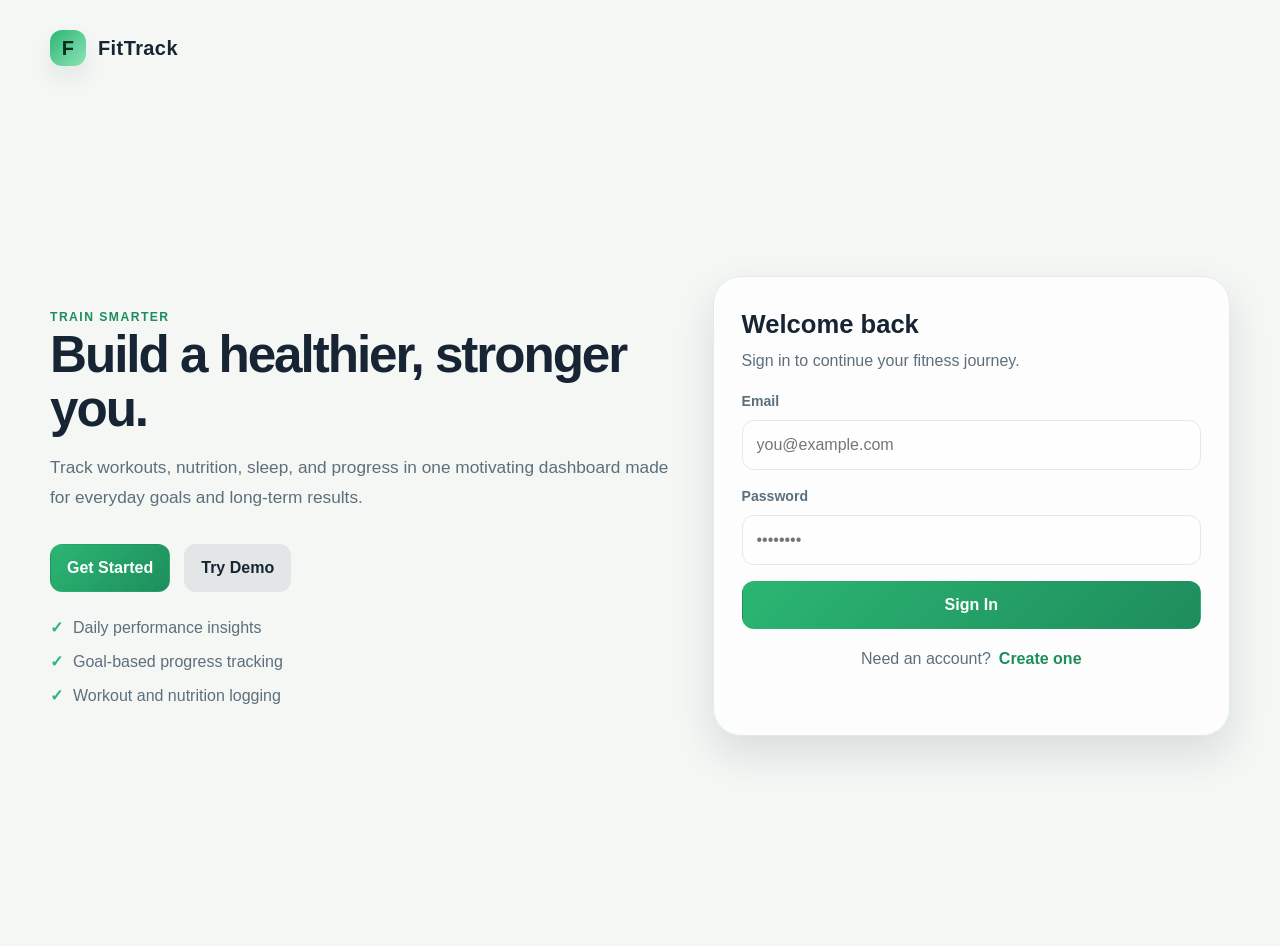
<file: fitness tracker/index.html>
<!DOCTYPE html>
<html lang="en">
  <head>
    <meta charset="UTF-8" />
    <meta name="viewport" content="width=device-width, initial-scale=1.0" />
    <title>FitTrack | Fitness Dashboard</title>
    <meta
      name="description"
      content="FitTrack helps you track workouts, nutrition, progress, and fitness goals with a polished dashboard experience."
    />
    <link rel="stylesheet" href="css/style.css" />
  </head>
  <body class="auth-page" data-page="landing">
    <div class="landing-shell">
      <header class="landing-header">
        <div class="brand">
          <div class="brand-mark">F</div>
          <span>FitTrack</span>
        </div>
      </header>

      <main class="landing-hero">
        <section class="hero-copy">
          <span class="eyebrow">Train smarter</span>
          <h1>Build a healthier, stronger you.</h1>
          <p>
            Track workouts, nutrition, sleep, and progress in one motivating
            dashboard made for everyday goals and long-term results.
          </p>

          <div class="hero-actions">
            <a href="#login" class="btn btn-primary">Get Started</a>
            <button class="btn btn-secondary" type="button" id="demoLoginBtn">
              Try Demo
            </button>
          </div>

          <ul class="hero-points">
            <li>Daily performance insights</li>
            <li>Goal-based progress tracking</li>
            <li>Workout and nutrition logging</li>
          </ul>
        </section>

        <section class="auth-card" id="login">
          <div class="auth-header">
            <h2 id="authTitle">Welcome back</h2>
            <p id="authSubtitle">Sign in to continue your fitness journey.</p>
          </div>

          <form id="loginForm" novalidate>
            <div class="form-row">
              <label for="email">Email</label>
              <input id="email" name="email" type="email" placeholder="you@example.com" required />
            </div>

            <div class="form-row">
              <label for="password">Password</label>
              <input id="password" name="password" type="password" placeholder="••••••••" required />
            </div>

            <div class="form-row compact-row hidden" id="confirmRow">
              <label for="confirmPassword">Confirm password</label>
              <input id="confirmPassword" name="confirmPassword" type="password" placeholder="Confirm password" />
            </div>

            <button type="submit" class="btn btn-primary btn-block" id="submitAuthBtn">
              Sign In
            </button>
          </form>

          <p class="auth-switch">
            <span id="switchText">Need an account?</span>
            <button type="button" id="toggleAuthMode" class="text-button">Create one</button>
          </p>

          <div id="authMessage" class="form-message" aria-live="polite"></div>
        </section>
      </main>
    </div>

    <script src="js/app.js"></script>
  </body>
</html>
</file>
<file: fitness tracker/css/style.css>
:root {
  --bg: #f4f7f4;
  --bg-alt: #edf4ef;
  --panel: #ffffff;
  --panel-strong: #eef7f0;
  --primary: #2bb673;
  --primary-strong: #1e8d5c;
  --secondary: #10233d;
  --secondary-soft: #153458;
  --accent: #f5a623;
  --accent-soft: #ffead0;
  --success: #31c48d;
  --warning: #ffb454;
  --danger: #ee5a52;
  --text: #162433;
  --text-soft: #5d6f7d;
  --text-inverse: #f4f7fb;
  --border: #dfe9ee;
  --shadow: 0 18px 40px rgba(18, 32, 51, 0.12);
  --shadow-soft: 0 12px 24px rgba(18, 32, 51, 0.08);
  --radius: 22px;
  --radius-sm: 14px;
}

body.dark-mode {
  --bg: #0e1725;
  --bg-alt: #122131;
  --panel: #152738;
  --panel-strong: #1d3446;
  --primary: #43d08f;
  --primary-strong: #33b67e;
  --secondary: #edf5ff;
  --secondary-soft: #bfd0e4;
  --accent: #f9b75d;
  --accent-soft: rgba(249, 183, 93, 0.12);
  --success: #4de0a7;
  --warning: #f7bb62;
  --danger: #ff7a6c;
  --text: #ebf4ff;
  --text-soft: #abc0d2;
  --text-inverse: #0e1725;
  --border: rgba(140, 173, 196, 0.22);
  --shadow: 0 18px 36px rgba(6, 10, 15, 0.42);
  --shadow-soft: 0 12px 24px rgba(0, 0, 0, 0.18);
}

* {
  box-sizing: border-box;
}

html {
  scroll-behavior: smooth;
}

body {
  margin: 0;
  background: var(--bg);
  color: var(--text);
  font-family: Inter, "Segoe UI", sans-serif;
  line-height: 1.5;
  transition: background 0.2s ease, color 0.2s ease;
}

a {
  color: inherit;
  text-decoration: none;
}

button,
input,
select,
textarea {
  font: inherit;
}

button {
  cursor: pointer;
}

img {
  max-width: 100%;
  display: block;
}

canvas {
  width: 100%;
  height: 220px;
  display: block;
}

.hidden {
  display: none !important;
}

.app-shell {
  display: flex;
  min-height: 100vh;
}

.sidebar {
  width: 260px;
  background: linear-gradient(180deg, var(--secondary) 0%, var(--secondary-soft) 100%);
  color: var(--text-inverse);
  padding: 28px 18px 20px;
  display: flex;
  flex-direction: column;
  position: relative;
  transition: transform 0.25s ease;
  z-index: 20;
}

.brand {
  display: flex;
  align-items: center;
  gap: 12px;
  font-weight: 700;
  font-size: 1.25rem;
  letter-spacing: 0.02em;
  margin-bottom: 2rem;
}

.brand-mark {
  width: 36px;
  height: 36px;
  border-radius: 12px;
  display: grid;
  place-items: center;
  background: linear-gradient(135deg, var(--primary), #8fe3b8);
  color: #062e1e;
  font-weight: 900;
  box-shadow: var(--shadow-soft);
}

.sidebar-nav {
  display: flex;
  flex-direction: column;
  gap: 8px;
}

.nav-link {
  display: flex;
  align-items: center;
  gap: 12px;
  padding: 12px 14px;
  border-radius: 14px;
  color: rgba(255, 255, 255, 0.8);
  transition: background 0.2s ease, transform 0.2s ease, color 0.2s ease;
}

.nav-link:hover,
.nav-link.active {
  background: rgba(255, 255, 255, 0.08);
  color: #fff;
  transform: translateX(2px);
}

.nav-icon {
  width: 24px;
  text-align: center;
  opacity: 0.95;
}

.sidebar-footer {
  margin-top: auto;
  padding-top: 16px;
}

.main-panel {
  flex: 1;
  min-width: 0;
  padding: 26px;
}

.topbar {
  display: flex;
  justify-content: space-between;
  align-items: center;
  gap: 16px;
  margin-bottom: 28px;
}

.topbar-left,
.topbar-right {
  display: flex;
  align-items: center;
  gap: 16px;
}

.eyebrow {
  margin: 0 0 4px;
  color: var(--primary-strong);
  font-size: 0.76rem;
  font-weight: 700;
  letter-spacing: 0.12em;
  text-transform: uppercase;
}

h1,
h2,
h3,
h4,
p {
  margin: 0;
}

h1 {
  font-size: clamp(1.8rem, 2vw, 2.4rem);
  color: var(--text);
}

h2 {
  font-size: 1.1rem;
  color: var(--text);
}

.page-content {
  display: flex;
  flex-direction: column;
  gap: 24px;
}

.stats-grid {
  display: grid;
  grid-template-columns: repeat(6, minmax(0, 1fr));
  gap: 18px;
}

.stat-card,
.panel {
  background: var(--panel);
  border: 1px solid var(--border);
  border-radius: var(--radius);
  box-shadow: var(--shadow-soft);
}

.stat-card {
  padding: 18px 18px 16px;
  min-height: 150px;
  display: flex;
  flex-direction: column;
  justify-content: space-between;
}

.stat-card.highlight {
  background: linear-gradient(135deg, rgba(43, 182, 115, 0.18), rgba(43, 182, 115, 0.04));
  border-color: rgba(43, 182, 115, 0.18);
}

.stat-header {
  display: flex;
  justify-content: space-between;
  align-items: center;
  gap: 8px;
}

.stat-label {
  color: var(--text-soft);
  font-size: 0.84rem;
}

.stat-icon {
  width: 34px;
  height: 34px;
  border-radius: 12px;
  background: rgba(43, 182, 115, 0.12);
  display: grid;
  place-items: center;
  font-size: 1.1rem;
}

.stat-card h3 {
  font-size: clamp(1.3rem, 2vw, 2rem);
}

.stat-card p {
  color: var(--text-soft);
  font-size: 0.88rem;
}

.content-grid {
  display: grid;
  grid-template-columns: 2fr 1fr 1fr;
  gap: 20px;
}

.panel {
  padding: 22px;
}

.wide-panel {
  grid-column: 1 / 3;
}

.panel-header {
  display: flex;
  justify-content: space-between;
  align-items: center;
  gap: 12px;
  margin-bottom: 16px;
}

.tag {
  display: inline-flex;
  align-items: center;
  justify-content: center;
  border-radius: 999px;
  padding: 6px 10px;
  font-size: 0.8rem;
  font-weight: 700;
}

.tag-success {
  background: rgba(49, 196, 141, 0.12);
  color: var(--success);
}

.workout-summary {
  display: flex;
  flex-direction: column;
  gap: 14px;
}

.workout-badge {
  display: inline-flex;
  align-self: flex-start;
  padding: 6px 10px;
  border-radius: 999px;
  background: rgba(245, 166, 35, 0.14);
  color: var(--accent);
  font-size: 0.78rem;
  font-weight: 700;
}

.chip-row {
  display: flex;
  flex-wrap: wrap;
  gap: 8px;
}

.chip-row span {
  border-radius: 999px;
  background: var(--bg-alt);
  padding: 7px 10px;
  color: var(--text-soft);
  font-size: 0.76rem;
  font-weight: 600;
}

.meal-list {
  list-style: none;
  padding: 0;
  margin: 0;
  display: flex;
  flex-direction: column;
  gap: 12px;
}

.meal-list li {
  display: flex;
  justify-content: space-between;
  align-items: center;
  padding: 12px 14px;
  background: var(--bg-alt);
  border-radius: 12px;
}

.mini-link {
  color: var(--primary-strong);
  font-weight: 700;
}

.motivation-message {
  color: var(--text);
  font-size: 1.08rem;
  line-height: 1.7;
  padding: 10px 0 18px;
}

.progress-stack {
  display: flex;
  flex-direction: column;
  gap: 14px;
}

.progress-meta {
  display: flex;
  justify-content: space-between;
  align-items: center;
  gap: 10px;
  font-size: 0.85rem;
  color: var(--text-soft);
  margin-bottom: 8px;
}

.progress-bar {
  height: 12px;
  background: rgba(16, 35, 61, 0.08);
  border-radius: 999px;
  overflow: hidden;
}

.progress-bar span {
  display: block;
  height: 100%;
  border-radius: inherit;
  background: linear-gradient(90deg, var(--primary), #7fd7a9);
}

.quick-actions {
  display: grid;
  grid-template-columns: repeat(4, minmax(0, 1fr));
  gap: 18px;
}

.action-btn {
  border: 0;
  border-radius: 18px;
  min-height: 88px;
  padding: 18px 14px;
  display: flex;
  flex-direction: column;
  justify-content: center;
  align-items: center;
  gap: 8px;
  font-weight: 700;
  color: var(--text);
  box-shadow: var(--shadow-soft);
  transition: transform 0.2s ease, box-shadow 0.2s ease;
}

.action-btn:hover {
  transform: translateY(-2px);
}

.action-btn span {
  font-size: 1.5rem;
}

.action-btn.primary { background: rgba(43, 182, 115, 0.12); }
.action-btn.accent { background: rgba(245, 166, 35, 0.12); }
.action-btn.secondary { background: rgba(16, 35, 61, 0.08); }
.action-btn.neutral { background: rgba(118, 129, 140, 0.08); }

.btn {
  display: inline-flex;
  justify-content: center;
  align-items: center;
  border: 1px solid transparent;
  border-radius: 12px;
  padding: 11px 16px;
  font-weight: 700;
  transition: transform 0.2s ease, opacity 0.2s ease, background 0.2s ease;
}

.btn:hover {
  transform: translateY(-1px);
}

.btn:active {
  transform: translateY(0);
}

.btn-block {
  width: 100%;
}

.btn-primary {
  background: linear-gradient(135deg, var(--primary), var(--primary-strong));
  color: #fff;
}

.btn-secondary {
  background: rgba(16, 35, 61, 0.08);
  color: var(--text);
}

.btn-ghost {
  background: transparent;
  border-color: var(--border);
  color: var(--text);
}

.btn-success {
  background: linear-gradient(135deg, var(--success), #4ec58b);
  color: #fff;
}

.danger-btn {
  color: var(--danger);
  border-color: rgba(238, 90, 82, 0.2);
}

.field {
  display: flex;
  flex-direction: column;
  gap: 8px;
}

.field-grid.two-col {
  display: grid;
  grid-template-columns: repeat(2, minmax(0, 1fr));
  gap: 14px;
}

label {
  font-size: 0.88rem;
  font-weight: 700;
  color: var(--text-soft);
}

input,
select,
textarea {
  width: 100%;
  border: 1px solid var(--border);
  border-radius: 12px;
  background: rgba(255, 255, 255, 0.32);
  padding: 12px 14px;
  color: var(--text);
  transition: border-color 0.2s ease, box-shadow 0.2s ease;
}

body.dark-mode input,
body.dark-mode select,
body.dark-mode textarea {
  background: rgba(8, 15, 23, 0.3);
}

input:focus,
select:focus,
textarea:focus {
  outline: none;
  border-color: rgba(43, 182, 115, 0.75);
  box-shadow: 0 0 0 4px rgba(43, 182, 115, 0.12);
}

.stack-form {
  display: flex;
  flex-direction: column;
  gap: 16px;
}

.form-message {
  min-height: 22px;
  margin-top: 14px;
  font-size: 0.9rem;
  font-weight: 600;
}

.form-message.success {
  color: var(--primary-strong);
}

.form-message.error {
  color: var(--danger);
}

.landing-shell {
  max-width: 1220px;
  margin: 0 auto;
  padding: 30px 20px 60px;
}

.landing-header {
  display: flex;
  justify-content: space-between;
  align-items: center;
  margin-bottom: 28px;
}

.landing-hero {
  display: grid;
  grid-template-columns: 1.1fr 0.9fr;
  align-items: center;
  gap: 30px;
  min-height: calc(100vh - 140px);
}

.hero-copy {
  padding: 30px 10px 30px 0;
}

.hero-copy h1 {
  font-size: clamp(2.7rem, 4vw, 5rem);
  line-height: 1.05;
  letter-spacing: -0.04em;
  margin-bottom: 18px;
}

.hero-copy p {
  color: var(--text-soft);
  font-size: 1.08rem;
  max-width: 620px;
  line-height: 1.7;
}

.hero-actions {
  display: flex;
  flex-wrap: wrap;
  gap: 14px;
  margin: 32px 0 24px;
}

.hero-points {
  list-style: none;
  padding: 0;
  margin: 0;
  display: flex;
  flex-direction: column;
  gap: 10px;
  color: var(--text-soft);
}

.hero-points li::before {
  content: "✓";
  color: var(--primary);
  font-weight: 900;
  margin-right: 10px;
}

.auth-card {
  background: rgba(255, 255, 255, 0.72);
  backdrop-filter: blur(12px);
  border: 1px solid var(--border);
  border-radius: 28px;
  padding: 28px;
  box-shadow: var(--shadow);
}

body.dark-mode .auth-card {
  background: rgba(21, 39, 56, 0.84);
}

.auth-header {
  margin-bottom: 18px;
}

.auth-header h2 {
  font-size: clamp(1.6rem, 2vw, 2rem);
}

.auth-header p {
  color: var(--text-soft);
  margin-top: 6px;
}

.form-row {
  display: flex;
  flex-direction: column;
  gap: 8px;
  margin-bottom: 16px;
}

.compact-row {
  margin-top: 4px;
}

.auth-switch {
  display: flex;
  justify-content: center;
  align-items: center;
  gap: 8px;
  margin-top: 18px;
  color: var(--text-soft);
}

.text-button {
  background: transparent;
  border: none;
  color: var(--primary-strong);
  font-weight: 700;
  padding: 0;
}

.mobile-menu-btn {
  display: none;
  width: 44px;
  height: 44px;
  border: 1px solid var(--border);
  background: var(--panel);
  border-radius: 12px;
  font-size: 1.3rem;
  color: var(--text);
}

.filters-panel {
  padding: 18px 20px;
}

.filter-grid {
  display: grid;
  grid-template-columns: 1.5fr repeat(4, minmax(0, 1fr));
  gap: 16px;
}

.category-row {
  display: flex;
  flex-wrap: wrap;
  gap: 10px;
}

.category-chip {
  border: 1px solid var(--border);
  background: var(--panel);
  color: var(--text-soft);
  border-radius: 999px;
  padding: 9px 14px;
  font-weight: 700;
}

.category-chip.active {
  background: rgba(43, 182, 115, 0.12);
  color: var(--primary-strong);
  border-color: rgba(43, 182, 115, 0.2);
}

.workout-grid {
  display: grid;
  grid-template-columns: repeat(3, minmax(0, 1fr));
  gap: 20px;
}

.workout-card {
  position: relative;
  background: var(--panel);
  border: 1px solid var(--border);
  border-radius: 20px;
  overflow: hidden;
  box-shadow: var(--shadow-soft);
  display: flex;
  flex-direction: column;
}

.workout-thumb {
  min-height: 170px;
  padding: 18px;
  display: flex;
  justify-content: flex-start;
  align-items: flex-end;
  font-size: 3rem;
  font-weight: 700;
  color: #fff;
  background: linear-gradient(135deg, var(--primary), #86d7b1);
}

.workout-card-body {
  padding: 18px 18px 16px;
  display: flex;
  flex-direction: column;
  gap: 12px;
}

.workout-topline,
.workout-meta {
  display: flex;
  justify-content: space-between;
  align-items: center;
  gap: 10px;
}

.workout-card h3 {
  font-size: 1.15rem;
}

.workout-badges {
  display: flex;
  flex-wrap: wrap;
  gap: 8px;
}

.workout-badges span {
  background: rgba(16, 35, 61, 0.06);
  color: var(--text-soft);
  padding: 5px 8px;
  border-radius: 999px;
  font-size: 0.72rem;
  font-weight: 700;
}

.fav-btn {
  position: absolute;
  top: 12px;
  right: 14px;
  width: 38px;
  height: 38px;
  border-radius: 999px;
  border: none;
  background: rgba(255, 255, 255, 0.18);
  color: #fff;
  font-size: 1.2rem;
  backdrop-filter: blur(8px);
}

.fav-btn.active {
  color: #fff;
  background: rgba(255, 122, 108, 0.8);
}

.workout-card-actions {
  display: flex;
  gap: 10px;
  margin-top: 2px;
}

.workout-card-actions .btn {
  flex: 1;
}

.empty-state {
  display: grid;
  place-items: center;
  min-height: 200px;
  border: 1px dashed var(--border);
  border-radius: 20px;
  text-align: center;
  color: var(--text-soft);
  background: rgba(255, 255, 255, 0.2);
}

.workout-hero {
  background: linear-gradient(135deg, rgba(43, 182, 115, 0.12), rgba(16, 35, 61, 0.04));
  padding: 0;
  overflow: hidden;
}

.workout-hero-inner {
  display: grid;
  grid-template-columns: 260px 1fr;
}

.workout-hero-art {
  min-height: 230px;
  display: grid;
  place-items: center;
  font-size: 5.5rem;
  background: linear-gradient(135deg, var(--primary), #88dbae);
  color: #fff;
}

.workout-hero-content {
  padding: 24px;
  display: flex;
  flex-direction: column;
  gap: 12px;
}

.detail-layout {
  display: grid;
  grid-template-columns: minmax(0, 1.45fr) minmax(300px, 0.75fr);
  gap: 20px;
}

.exercise-list {
  display: flex;
  flex-direction: column;
  gap: 14px;
}

.exercise-item {
  border: 1px solid var(--border);
  border-radius: 16px;
  padding: 18px;
  display: flex;
  flex-direction: column;
  gap: 12px;
  background: rgba(16, 35, 61, 0.01);
}

.exercise-item.completed {
  border-color: rgba(43, 182, 115, 0.35);
  background: rgba(43, 182, 115, 0.04);
}

.exercise-topline {
  display: flex;
  justify-content: space-between;
  align-items: flex-start;
  gap: 12px;
}

.exercise-topline h3 {
  font-size: 1.05rem;
}

.exercise-meta {
  display: flex;
  flex-wrap: wrap;
  gap: 8px;
  font-size: 0.76rem;
  color: var(--text-soft);
}

.exercise-meta span {
  background: var(--bg-alt);
  padding: 6px 9px;
  border-radius: 999px;
}

.exercise-item p {
  color: var(--text-soft);
  line-height: 1.7;
}

.exercise-item .exercise-actions {
  display: flex;
  gap: 10px;
  justify-content: flex-end;
}

.timer-panel {
  display: flex;
  flex-direction: column;
  gap: 18px;
}

.timer-display {
  font-size: clamp(2.2rem, 4vw, 3.3rem);
  font-weight: 800;
  letter-spacing: 0.08em;
  color: var(--primary-strong);
  text-align: center;
  background: var(--bg-alt);
  border-radius: 18px;
  padding: 22px 18px;
}

.timer-actions {
  display: grid;
  grid-template-columns: repeat(3, minmax(0, 1fr));
  gap: 10px;
}

.nutrition-layout,
.progress-layout,
.goal-layout,
.profile-layout {
  display: grid;
  grid-template-columns: 1.1fr 0.9fr;
  gap: 20px;
}

.nutrition-stats {
  grid-template-columns: repeat(3, minmax(0, 1fr));
}

.macro-list {
  display: flex;
  flex-direction: column;
  gap: 18px;
}

.macro-item {
  display: flex;
  flex-direction: column;
  gap: 8px;
}

.meal-sections {
  display: grid;
  grid-template-columns: repeat(2, minmax(0, 1fr));
  gap: 18px;
}

.meal-section {
  background: var(--panel);
  border: 1px solid var(--border);
  border-radius: 20px;
  padding: 20px;
  box-shadow: var(--shadow-soft);
}

.meal-section-header {
  display: flex;
  justify-content: space-between;
  align-items: center;
  gap: 12px;
  margin-bottom: 14px;
}

.meal-items {
  list-style: none;
  margin: 0;
  padding: 0;
  display: flex;
  flex-direction: column;
  gap: 12px;
}

.meal-item {
  display: flex;
  justify-content: space-between;
  align-items: center;
  gap: 12px;
  background: var(--bg-alt);
  border-radius: 12px;
  padding: 12px 14px;
}

.meal-item strong {
  font-size: 0.85rem;
}

.item-actions {
  display: flex;
  align-items: center;
  gap: 8px;
}

.icon-button {
  width: 30px;
  height: 30px;
  border: 1px solid var(--border);
  border-radius: 10px;
  background: transparent;
  color: var(--text-soft);
}

.progress-overview {
  grid-template-columns: repeat(3, minmax(0, 1fr));
}

.full-width-chart {
  padding: 22px;
}

.goal-list {
  display: flex;
  flex-direction: column;
  gap: 16px;
}

.goal-item {
  border: 1px solid var(--border);
  background: var(--bg-alt);
  border-radius: 18px;
  padding: 18px;
  display: flex;
  flex-direction: column;
  gap: 12px;
}

.goal-item.completed {
  border-color: rgba(43, 182, 115, 0.25);
  background: rgba(43, 182, 115, 0.05);
}

.goal-topline {
  display: flex;
  justify-content: space-between;
  align-items: center;
  gap: 10px;
}

.goal-category {
  background: rgba(43, 182, 115, 0.12);
  color: var(--primary-strong);
  padding: 6px 10px;
  border-radius: 999px;
  font-size: 0.72rem;
  font-weight: 700;
}

.goal-actions {
  display: flex;
  flex-wrap: wrap;
  gap: 8px;
}

.goal-actions .btn {
  padding: 9px 12px;
  font-size: 0.84rem;
}

.profile-summary {
  display: flex;
  align-items: center;
  gap: 18px;
  padding: 22px;
}

.profile-avatar-wrap {
  display: flex;
  align-items: center;
  justify-content: center;
}

.profile-avatar {
  width: 90px;
  height: 90px;
  border-radius: 50%;
  background: linear-gradient(135deg, var(--primary), #89d9af);
  color: #fff;
  display: grid;
  place-items: center;
  font-size: 2rem;
  font-weight: 800;
  box-shadow: var(--shadow-soft);
}

.profile-summary-text {
  display: flex;
  flex-direction: column;
  gap: 8px;
}

.profile-summary-text p {
  color: var(--text-soft);
}

.metric-list {
  display: flex;
  flex-direction: column;
  gap: 14px;
}

.metric-item {
  display: flex;
  align-items: center;
  justify-content: space-between;
  padding: 12px 0;
  border-bottom: 1px solid var(--border);
}

.metric-item:last-child {
  border-bottom: none;
}

.settings-panel {
  max-width: 760px;
}

.toggle-row {
  display: flex;
  justify-content: space-between;
  align-items: center;
  gap: 18px;
  padding: 14px 0;
  border-bottom: 1px solid var(--border);
}

.toggle-row small {
  display: block;
  color: var(--text-soft);
  margin-top: 4px;
}

.switch {
  position: relative;
  display: inline-block;
  width: 52px;
  height: 30px;
}

.switch input {
  opacity: 0;
  width: 0;
  height: 0;
}

.slider {
  position: absolute;
  inset: 0;
  background: rgba(16, 35, 61, 0.18);
  border-radius: 999px;
  transition: 0.2s ease;
}

.slider::before {
  content: "";
  position: absolute;
  height: 22px;
  width: 22px;
  left: 4px;
  bottom: 4px;
  background: #fff;
  border-radius: 50%;
  transition: 0.2s ease;
}

.switch input:checked + .slider {
  background: var(--primary);
}

.switch input:checked + .slider::before {
  transform: translateX(22px);
}

.settings-actions {
  display: flex;
  flex-wrap: wrap;
  gap: 12px;
  margin-top: 12px;
}

@media (max-width: 1200px) {
  .stats-grid {
    grid-template-columns: repeat(3, minmax(0, 1fr));
  }

  .content-grid {
    grid-template-columns: 1fr 1fr;
  }

  .wide-panel {
    grid-column: 1 / -1;
  }
}

@media (max-width: 1024px) {
  .sidebar {
    position: fixed;
    inset: 0 auto 0 0;
    transform: translateX(-110%);
    box-shadow: var(--shadow);
  }

  .sidebar.open {
    transform: translateX(0);
  }

  .mobile-menu-btn {
    display: inline-flex;
    align-items: center;
    justify-content: center;
  }

  .main-panel {
    width: 100%;
  }

  .landing-hero,
  .nutrition-layout,
  .goal-layout,
  .profile-layout,
  .progress-layout,
  .detail-layout {
    grid-template-columns: 1fr;
  }
}

@media (max-width: 820px) {
  .stats-grid,
  .quick-actions,
  .meal-sections,
  .workout-grid,
  .filter-grid {
    grid-template-columns: 1fr;
  }

  .content-grid {
    grid-template-columns: 1fr;
  }

  .field-grid.two-col {
    grid-template-columns: 1fr;
  }

  .topbar {
    align-items: flex-start;
    flex-direction: column;
  }

  .topbar-right {
    width: 100%;
    justify-content: space-between;
  }

  .landing-hero {
    min-height: auto;
    grid-template-columns: 1fr;
  }

  .hero-copy {
    padding: 0;
  }

  .auth-card {
    padding: 20px;
  }

  .workout-hero-inner {
    grid-template-columns: 1fr;
  }

  .profile-summary {
    flex-direction: column;
    align-items: flex-start;
  }
}

@media (max-width: 540px) {
  .main-panel {
    padding: 18px 14px 30px;
  }

  .sidebar {
    width: min(82vw, 300px);
  }

  .user-chip {
    display: none;
  }

  .btn,
  .action-btn,
  .category-chip {
    min-height: 44px;
  }

  .timer-actions {
    grid-template-columns: 1fr;
  }

  .settings-actions {
    flex-direction: column;
  }
}
</file>
